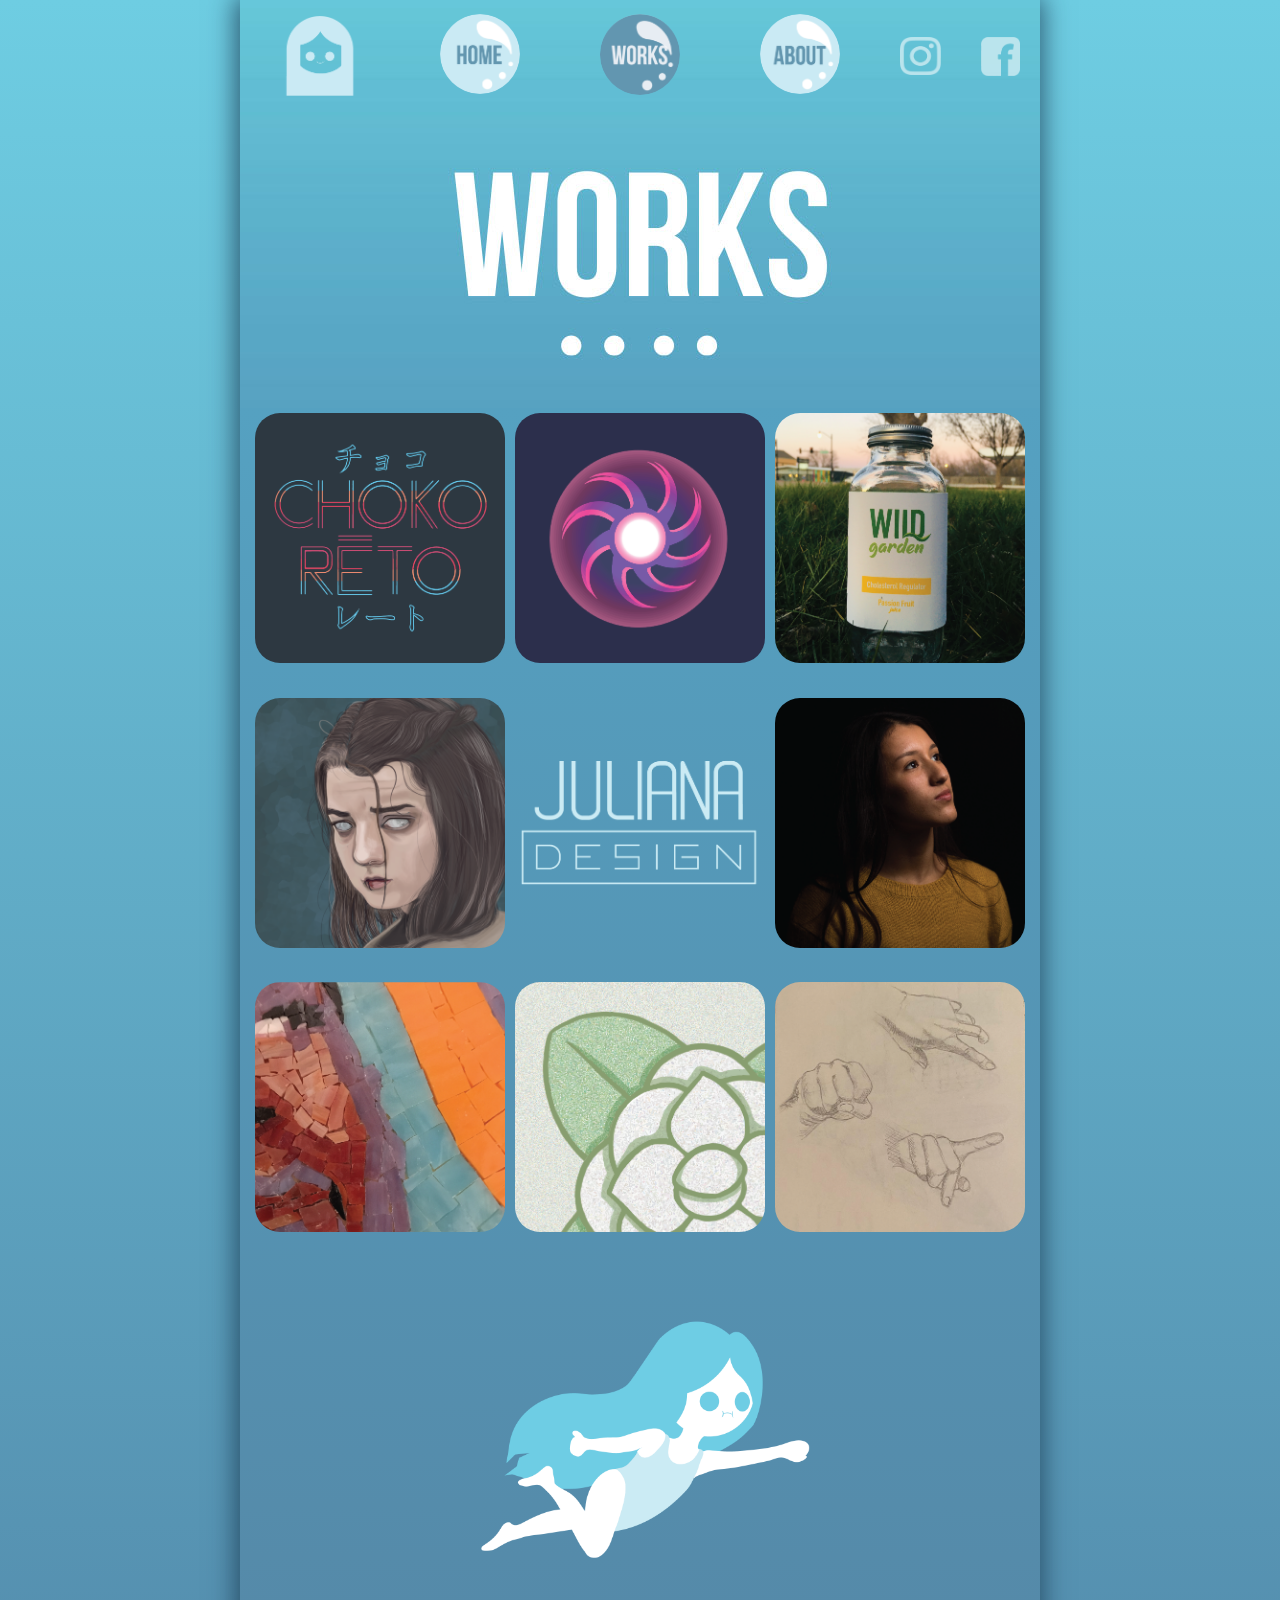
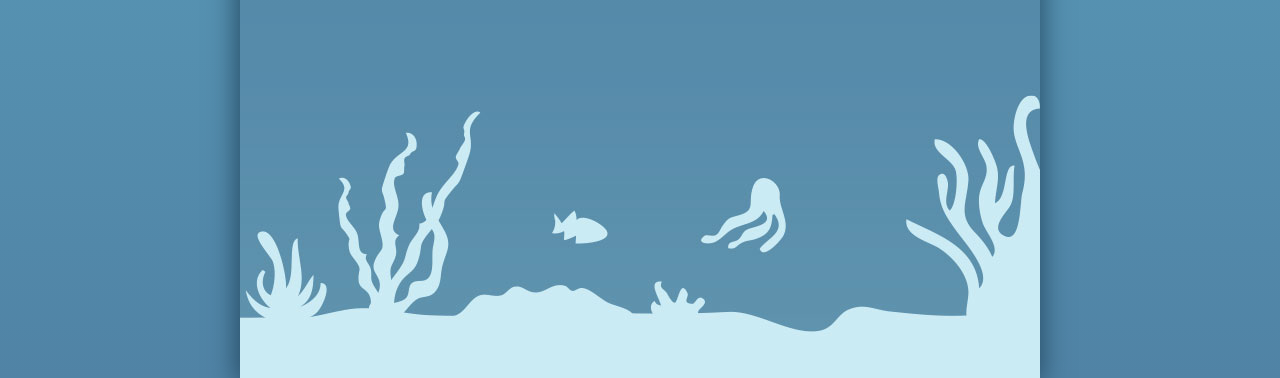
<file: juliana_design/works.html>
<!doctype html>
<html>

<head>
	<meta charset="UTF-8">
	<title>index</title>
	<link href="juliana_design.css" rel="stylesheet" type="text/css">
</head>

<body>
	<div id="container">
		<header>
			
			<div class="nav_resize" id="center_logo"><a href="index.html">
				<img src="images/nav_logo.png" alt="" width="189" height="149" class="image" id="imagen1" /></a>
			</div>
			<div id="center_nav">
			<div class="nav_resize"><a href="index.html">
				<img src="images/nav_home_inactive.png" alt="" width="147" height="149" class="image" id="imagen2" /></a>
			</div>
			
			<div class="nav_resize"><a href="works.html">
				<img src="images/nav_works_active.png" alt="" width="137" height="149" class="image" /></a>
			</div>
			
			<div class="nav_resize"><a href="about.html">
				<img src="images/nav_about_inactive.png" alt="" width="138" height="149" class="image" /></a>
			</div>
			</div>
			<div id="center_social">
			<div class="nav_resize"><a href="https://www.instagram.com/littlejulie2/">
				<img src="images/nav_social_ig.png" alt="" width="189" height="149" class="image" id="real_sizeig"/></a>
			</div>
			
			<div class="nav_resize"><a href="https://www.facebook.com/julianacifuentescepeda">
				<img src="images/nav_social_fb.png" alt="" width="189" height="149" class="image" id="real_sizefb"/></a>
			</div>
			</div>
			
		</header>
		
		<div id="content">
			<img src="images/header_works.jpg" width="800" height="264" alt="" class="fondo" />
		</div>
		
    <div id="wrapper">

        <div id="foto1" class="container">
            <img src="images/chokoreto.png" class="image_works">
			
           <a href="logo.html"> <div class="overlay">
                <div class="text">Logo Design</div>
				
            </div></a>
        </div>
		
		
        <div id="foto2" class="container">
            <img src="images/poster_image.png" class="image_works">
           
			<a href="poster.html"><div class="overlay">
                <div class="text">Poster Design</div>
            </div></a>	
        </div>
		
		
        <div id="foto3" class="container">
            <img src="images/package_image.png" class="image_works">
            
			<a href="package.html"><div class="overlay">
                <div class="text">Package Design</div>
            </div></a>	
        </div>
		
		
        <div id="foto4" class="container">
            <img src="images/illustration_image.png" class="image_works">
            <a href="illustration.html"><div class="overlay">
                <div class="text">Illustration</div>
            </div></a>
			
        </div>
		
		
        <div id="foto5" class="container">
            <img src="images/about_linkpic.png" class="image_works">
            <a href="about.html"><div class="overlay">
                <div class="text">Juliana</div>
            </div></a>
        </div>
		
		 <div id="foto6" class="container">
            <img src="images/photography_image.png" class="image_works">
            <a href="photography.html"><div class="overlay">
                <div class="text">Photography</div>
            </div></a>
        </div>
        
		
        <div id="foto7" class="container">
          <img src="images/crafts_image.png" class="image_works">
            <a href="crafts.html"><div class="overlay">
              <div class="text">Crafts</div>
            </div></a>
        </div>
		
		
	  <div id="foto8" class="container">
            <img src="images/freelance_image.png" class="image_works">
            <a href="freelance.html"><div class="overlay">
                <div class="text">Freelance</div>
            </div></a>
        </div>
		
		
		 <div id="foto9" class="container">
            <img src="images/roughs_image.png" class="image_works">
            <a href="roughs.html"><div class="overlay">
                <div class="text">Roughs</div>
			 </div></a>
        </div>
		
		
		<div id="resize">
			<img src="images/images/footer_doll-01.png" id="doll">
			
		</div>
    </div>
		
		
		<footer>
			<img src="images/footer.jpg" width="800" height="630" alt="" class="fondo" />
		</footer>

	</div>
</body>

</html>
</file>
<file: juliana_design/juliana_design.css>
@charset "UTF-8";
@import url("estilos.css");
*{
	margin: 0px;
	padding: 0px;
}

body{

	width: 100%;
	height: 100%;
	background: rgba(110,205,226,1);
background: -moz-linear-gradient(top, rgba(110,205,226,1) 0%, rgba(80,131,165,1) 100%);
background: -webkit-gradient(left top, left bottom, color-stop(0%, rgba(110,205,226,1)), color-stop(100%, rgba(80,131,165,1)));
background: -webkit-linear-gradient(top, rgba(110,205,226,1) 0%, rgba(80,131,165,1) 100%);
background: -o-linear-gradient(top, rgba(110,205,226,1) 0%, rgba(80,131,165,1) 100%);
background: -ms-linear-gradient(top, rgba(110,205,226,1) 0%, rgba(80,131,165,1) 100%);
background: linear-gradient(to bottom, rgba(110,205,226,1) 0%, rgba(80,131,165,1) 100%);
filter: progid:DXImageTransform.Microsoft.gradient( startColorstr='#6ecde2', endColorstr='#5083a5', GradientType=0 );
}
#container{
	max-width: 800px;
	margin: 0 auto;
	-webkit-box-shadow: -1px 1px 24px 4px rgba(29,65,89,0.79);
	-moz-box-shadow: -1px 1px 24px 4px rgba(29,65,89,0.79);
	box-shadow: -1px 1px 24px 4px rgba(29,65,89,0.79);
}
.fondo{
	display: block;
	width: 100%;
	max-width: 800px;
	height: auto;
}
header{
	display: flex;
	max-width: 800px;
	width: 100%;
	height: auto;
}
.image{
	position: relative;
	display: inline-block;
	width: 50%;
	height: auto;
}
footer{
	background-image: url("images/footer.jpg");
	width: 100%;
	height: 100%;
	max-width: 800px;
}
.resize{
	max-width: 100%;
    max-height: 100%;
    display: block;
}
.logo{
   display: block;
	width:90%;
	margin:auto;
	border-radius: 40px;
	padding: 3%;
}
hr{
	width:85%;
	border-color: white solid;
	margin: auto;
	border: solid #caeaf4 2px;
}
#index_link{
	position: relative;
	display: inline-block;
	width: 30%;
	height: auto;
	margin-top: 10%;
	margin-bottom: 0%;
}
#back_image{
	width:60%;
	display:inline-block;
	justify-content: center;

}
#back{
	text-align: left;

}
#back p{
	margin: 0;
}
#back p{
	display:inline-block;
}
#back_cont{
}
#bocetos .carousel-inner img{
	border-radius: 5%;
}
.about_wrapper{
	display: flex;
	width:100%;
	min-width: 100%;
	font-size:1.2em;
	background: rgba(87,161,193,1);
background: -moz-linear-gradient(top, rgba(87,161,193,1) 0%, rgba(85,138,169,1) 100%);
background: -webkit-gradient(left top, left bottom, color-stop(0%, rgba(87,161,193,1)), color-stop(100%, rgba(85,138,169,1)));
background: -webkit-linear-gradient(top, rgba(87,161,193,1) 0%, rgba(85,138,169,1) 100%);
background: -o-linear-gradient(top, rgba(87,161,193,1) 0%, rgba(85,138,169,1) 100%);
background: -ms-linear-gradient(top, rgba(87,161,193,1) 0%, rgba(85,138,169,1) 100%);
background: linear-gradient(to bottom, rgba(87,161,193,1) 0%, rgba(85,138,169,1) 100%);
filter: progid:DXImageTransform.Microsoft.gradient( startColorstr='#57a1c1', endColorstr='#558aa9', GradientType=0 );
}
#about_doll{
	margin-top: 5%;
	weight:50%;
	max-height:400px;
}
li ,#contact_info span , #contact_info span a{
	font-family: yu-gothic-light;
	color:white;
	font-weight: 100;
	
	text-align: left;
	
}
</file>
